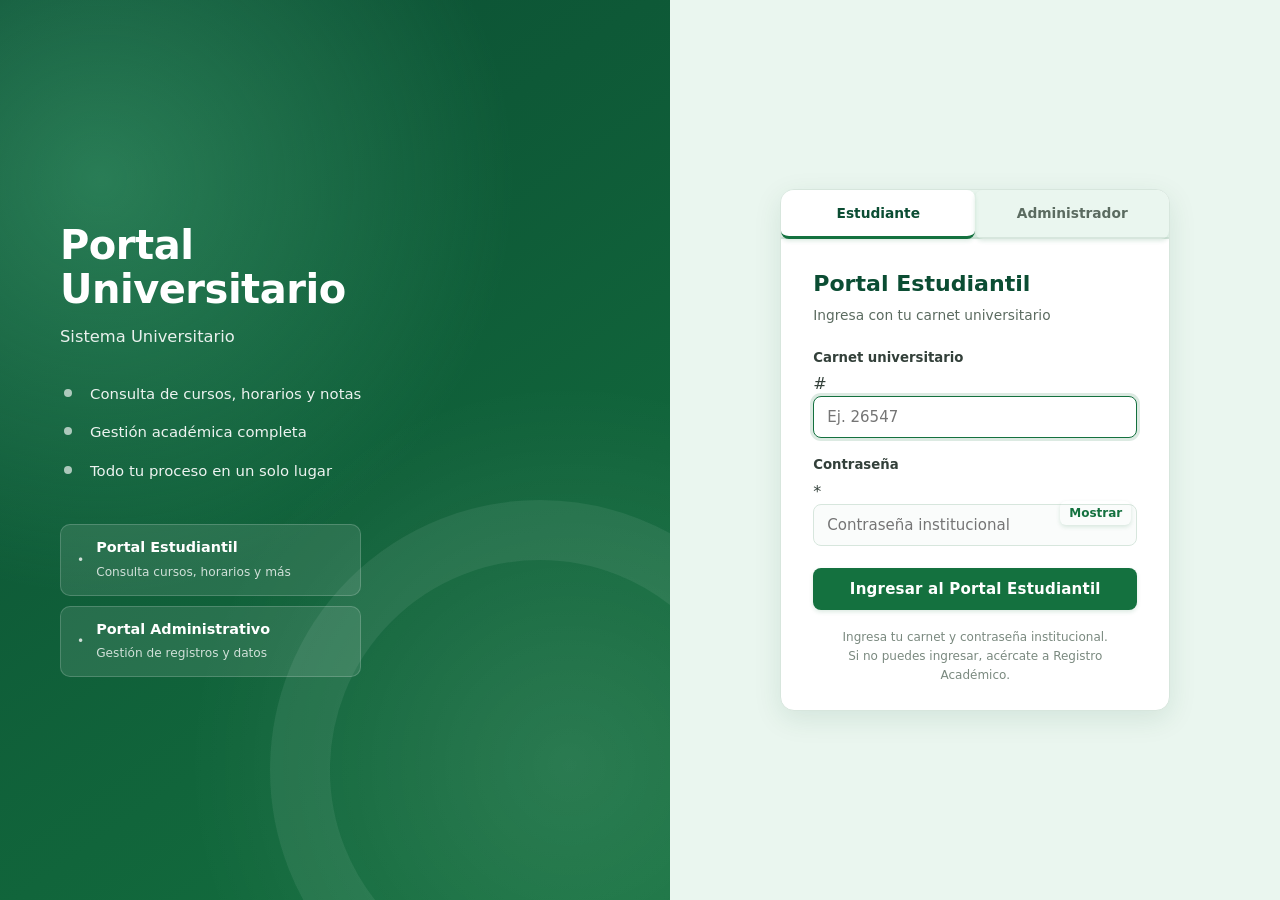
<file: Proyect/src/main/resources/static/login.html>
<!DOCTYPE html>
<html lang="es">
<head>
  <meta charset="UTF-8">
  <meta name="viewport" content="width=device-width, initial-scale=1.0">
  <title>Acceso - Portal Universitario</title>
  <link rel="stylesheet" href="css/style.css">
  <link rel="stylesheet" href="css/login.css">
</head>
<body class="pagina-login">
  <div class="login-layout">

    <!-- =================== PANEL IZQUIERDO (MARCA) =================== -->
    <section class="login-marca">
      <div class="marca-contenido">
        <h1>Portal<br>Universitario</h1>
        <p>Sistema Universitario</p>

        <ul class="marca-lista">
          <li>Consulta de cursos, horarios y notas</li>
          <li>Gestión académica completa</li>
          <li>Todo tu proceso en un solo lugar</li>
        </ul>

        <!-- Indicadores de los dos portales disponibles -->
        <div class="portales-disponibles">
          <div class="portal-badge">
            <span class="portal-badge__icono">•</span>
            <div>
              <strong>Portal Estudiantil</strong>
              <span>Consulta cursos, horarios y más</span>
            </div>
          </div>
          <div class="portal-badge">
            <span class="portal-badge__icono">•</span>
            <div>
              <strong>Portal Administrativo</strong>
              <span>Gestión de registros y datos</span>
            </div>
          </div>
        </div>
      </div>
    </section>

    <!-- =================== PANEL DERECHO (FORMULARIOS) =================== -->
    <section class="login-panel">
      <div class="login-caja">

        <!-- Selector de pestañas -->
        <div class="tab-selector">
          <button class="tab-btn tab-btn--activo" id="tab-estudiante" type="button"
                  onclick="cambiarTab('estudiante')">
            Estudiante
          </button>
          <button class="tab-btn" id="tab-admin" type="button"
                  onclick="cambiarTab('admin')">
            Administrador
          </button>
        </div>

        <!-- ─── FORMULARIO ESTUDIANTIL ─── -->
        <div id="panel-estudiante" class="tab-panel tab-panel--activo">
          <div class="tab-panel__header">
            <h2>Portal Estudiantil</h2>
            <p class="login-sub">Ingresa con tu carnet universitario</p>
          </div>

          <form id="formLoginEstudiante" autocomplete="off">
            <div class="campo">
              <label for="carnetInput">Carnet universitario</label>
              <div style="position:relative;">
                <span class="campo-icono">#</span>
                <input id="carnetInput" name="usuario" required autofocus
                       class="campo-con-icono"
                       placeholder="Ej. 26547"
                       inputmode="numeric">
              </div>
            </div>

            <div class="campo">
              <label for="correoInput">Contraseña</label>
              <div class="campo-clave" style="position:relative;">
                <span class="campo-icono">*</span>
                <input id="correoInput" name="clave" type="password" required
                       class="campo-con-icono"
                       placeholder="Contraseña institucional">
                <button type="button" class="ver-clave" id="verClaveEst">Mostrar</button>
              </div>
            </div>

            <button type="submit" class="login-boton login-boton--estudiante" id="btnEstudiante">
              Ingresar al Portal Estudiantil
            </button>
            <div id="msgEstudiante" class="mensaje"></div>
          </form>

          <p class="login-pie">
            Ingresa tu carnet y contraseña institucional.<br>
            Si no puedes ingresar, acércate a Registro Académico.
          </p>
        </div>

        <!-- ─── FORMULARIO ADMINISTRATIVO ─── -->
        <div id="panel-admin" class="tab-panel">
          <div class="tab-panel__header">
            <h2>Portal Administrativo</h2>
            <p class="login-sub">Acceso para personal autorizado</p>
          </div>

          <form id="formLoginAdmin" autocomplete="off">
            <div class="campo">
              <label for="usuarioAdmin">Usuario administrativo</label>
              <div style="position:relative;">
                <span class="campo-icono">#</span>
                <input id="usuarioAdmin" name="usuario" required
                       class="campo-con-icono"
                       placeholder="Ej. admin">
              </div>
            </div>

            <div class="campo">
              <label for="claveAdmin">Contraseña</label>
              <div class="campo-clave" style="position:relative;">
                <span class="campo-icono">*</span>
                <input id="claveAdmin" name="clave" type="password" required
                       class="campo-con-icono"
                       placeholder="********">
                <button type="button" class="ver-clave" id="verClaveAdmin">Mostrar</button>
              </div>
            </div>

            <button type="submit" class="login-boton login-boton--admin" id="btnAdmin">
              Ingresar al Portal Administrativo
            </button>
            <div id="msgAdmin" class="mensaje"></div>
          </form>

          <p class="login-pie">
            Acceso restringido a personal autorizado.<br>
            Si olvidaste tu contraseña, contacta a Sistemas.
          </p>
        </div>

      </div><!-- /.login-caja -->
    </section>

  </div><!-- /.login-layout -->

  <script src="js/app.js"></script>
  <script>
    /* ── Cambio de pestaña ─────────────────────────────────────── */
    function cambiarTab(tipo) {
      ['estudiante', 'admin'].forEach(t => {
        document.getElementById('tab-' + t).classList.toggle('tab-btn--activo', t === tipo);
        document.getElementById('panel-' + t).classList.toggle('tab-panel--activo', t === tipo);
      });
      // Limpiar mensajes al cambiar pestaña
      ['msgEstudiante', 'msgAdmin'].forEach(id => {
        const el = document.getElementById(id);
        if (el) { el.textContent = ''; el.style.display = 'none'; }
      });
    }

    /* ── Mostrar / Ocultar contraseña ──────────────────────────── */
    function configurarVerClave(btnId, inputId) {
      const btn = document.getElementById(btnId);
      const inp = document.getElementById(inputId);
      if (!btn || !inp) return;
      btn.addEventListener('click', () => {
        const oculta = inp.type === 'password';
        inp.type = oculta ? 'text' : 'password';
        btn.textContent = oculta ? 'Ocultar' : 'Mostrar';
      });
    }
    configurarVerClave('verClaveEst',   'correoInput');
    configurarVerClave('verClaveAdmin', 'claveAdmin');

    /* ── Lógica de login compartida ────────────────────────────── */
    async function hacerLogin(formId, btnId, msgId, textoBoton) {
      const form = document.getElementById(formId);
      const btn  = document.getElementById(btnId);
      const fd   = new FormData(form);

      btn.disabled    = true;
      btn.textContent = 'Entrando...';

      const { ok, data } = await postJSON('/auth/login', {
        usuario: fd.get('usuario'),
        clave:   fd.get('clave')
      });

      if (ok) {
        window.location.href = data.redirect;
      } else {
        mostrarMensaje(msgId, data.mensaje || 'Usuario o contraseña incorrectos.', true);
        btn.disabled    = false;
        btn.textContent = textoBoton;
      }
    }

    /* ── Enlazar formularios ───────────────────────────────────── */
    document.getElementById('formLoginEstudiante').addEventListener('submit', e => {
      e.preventDefault();
      hacerLogin('formLoginEstudiante', 'btnEstudiante', 'msgEstudiante',
                 'Ingresar al Portal Estudiantil');
    });

    document.getElementById('formLoginAdmin').addEventListener('submit', e => {
      e.preventDefault();
      hacerLogin('formLoginAdmin', 'btnAdmin', 'msgAdmin',
                 'Ingresar al Portal Administrativo');
    });
  </script>
</body>
</html>
</file>
<file: Proyect/src/main/resources/static/css/style.css>
:root {
  --verde-oscuro: #0b4d33;
  --verde: #14713f;
  --verde-claro: #4caf7d;
  --verde-fondo: #eaf6ef;
  --blanco: #ffffff;
  --gris-texto: #33403a;
  --gris-borde: #d7e6dd;
  --rojo-error: #b3261e;
}

* { box-sizing: border-box; }

body {
  margin: 0;
  font-family: system-ui, -apple-system, BlinkMacSystemFont, "Segoe UI", Roboto, "Helvetica Neue", Arial, sans-serif;
  -webkit-font-smoothing: antialiased;
  -moz-osx-font-smoothing: grayscale;
  background: var(--verde-fondo);
  color: var(--gris-texto);
  line-height: 1.5;
}

/* ----- Barra superior ----- */
header.topbar {
  background: linear-gradient(90deg, var(--verde-oscuro), var(--verde));
  color: var(--blanco);
  padding: 16px 28px;
  display: flex;
  align-items: center;
  justify-content: space-between;
  box-shadow: 0 2px 8px rgba(0,0,0,0.12);
}

header.topbar h1 {
  font-size: 1.35rem;
  margin: 0;
  font-weight: 700;
  letter-spacing: -0.3px;
}

header.topbar span.subtitulo {
  font-size: 0.82rem;
  opacity: 0.85;
  display: block;
  margin-top: 2px;
}

.usuario-barra {
  display: flex;
  align-items: center;
  gap: 12px;
  font-size: 0.88rem;
  background: rgba(255, 255, 255, 0.14);
  padding: 6px 14px;
  border-radius: 20px;
  backdrop-filter: blur(4px);
}

.usuario-barra span {
  font-weight: 500;
}

.btn-salir {
  background: rgba(255, 255, 255, 0.15);
  border: 1px solid rgba(255, 255, 255, 0.4);
  color: var(--blanco);
  padding: 5px 12px;
  border-radius: 14px;
  font-size: 0.8rem;
  font-weight: 600;
  cursor: pointer;
  transition: all 0.2s ease;
  font-family: inherit;
}

.btn-salir:hover {
  background: var(--blanco);
  color: var(--verde-oscuro);
  border-color: var(--blanco);
}

/* ----- Navegación ----- */
nav.menu {
  background: rgba(255, 255, 255, 0.95);
  backdrop-filter: blur(8px);
  position: sticky;
  top: 0;
  z-index: 100;
  border-bottom: 1px solid var(--gris-borde);
  padding: 0 24px;
  display: flex;
  gap: 6px;
  flex-wrap: wrap;
  box-shadow: 0 2px 6px rgba(0, 0, 0, 0.02);
}

nav.menu a {
  text-decoration: none;
  color: var(--verde-oscuro);
  padding: 13px 16px;
  font-weight: 600;
  font-size: 0.92rem;
  border-bottom: 3px solid transparent;
  border-radius: 6px 6px 0 0;
  transition: color 0.15s ease, background-color 0.15s ease;
}

nav.menu a:hover {
  background: var(--verde-fondo);
  color: var(--verde);
}

nav.menu a.activo {
  border-bottom: 3px solid var(--verde);
  color: var(--verde);
}

/* ----- Contenido ----- */
main {
  max-width: 1100px;
  margin: 28px auto;
  padding: 0 20px 60px;
}

h2.titulo-seccion {
  color: var(--verde-oscuro);
  border-bottom: 2px solid var(--verde-claro);
  padding-bottom: 8px;
  margin-bottom: 20px;
  font-size: 1.5rem;
  font-weight: 700;
}

.tarjeta {
  background: var(--blanco);
  border: 1px solid rgba(11, 77, 51, 0.08);
  border-radius: 12px;
  padding: 24px 28px;
  margin-bottom: 24px;
  box-shadow: 0 1px 3px rgba(11, 77, 51, 0.04), 0 4px 12px rgba(0, 0, 0, 0.02);
}

.tarjeta h3 {
  margin-top: 0;
  color: var(--verde-oscuro);
  font-size: 1.15rem;
  font-weight: 600;
}

/* ----- Formularios ----- */
.form-grid {
  display: grid;
  grid-template-columns: repeat(auto-fit, minmax(180px, 1fr));
  gap: 14px 18px;
  margin-bottom: 16px;
}

label {
  font-size: 0.82rem;
  font-weight: 600;
  color: var(--verde-oscuro);
  display: block;
  margin-bottom: 5px;
}

input, select {
  width: 100%;
  padding: 9px 12px;
  border: 1.5px solid var(--gris-borde);
  border-radius: 8px;
  font-size: 0.92rem;
  background: #fafcfb;
  font-family: inherit;
  transition: border-color 0.15s ease, box-shadow 0.15s ease, background 0.15s ease;
}

input:focus, select:focus {
  outline: none;
  background: var(--blanco);
  border-color: var(--verde);
  box-shadow: 0 0 0 3px rgba(20, 113, 63, 0.12);
}

button {
  background: var(--verde);
  color: var(--blanco);
  border: none;
  padding: 10px 22px;
  border-radius: 8px;
  font-weight: 600;
  cursor: pointer;
  font-size: 0.9rem;
  font-family: inherit;
  transition: background 0.15s ease, transform 0.1s ease, box-shadow 0.15s ease;
  box-shadow: 0 2px 4px rgba(20, 113, 63, 0.15);
}

button:hover {
  background: var(--verde-oscuro);
  box-shadow: 0 4px 8px rgba(11, 77, 51, 0.2);
}

button:active {
  transform: scale(0.98);
}

button.secundario {
  background: var(--blanco);
  color: var(--verde);
  border: 1.5px solid var(--verde);
  box-shadow: none;
}

button.secundario:hover {
  background: var(--verde-fondo);
  border-color: var(--verde-oscuro);
  color: var(--verde-oscuro);
}

button.peligro {
  background: var(--blanco);
  color: var(--rojo-error);
  border: 1px solid var(--rojo-error);
}

button.peligro:hover {
  background: #fdeceb;
}

td button {
  padding: 4px 10px;
  font-size: 0.8rem;
  margin-right: 6px;
}

/* ----- Tablas ----- */
table {
  width: 100%;
  border-collapse: separate;
  border-spacing: 0;
  margin-top: 14px;
  font-size: 0.88rem;
  border: 1px solid var(--gris-borde);
  border-radius: 8px;
  overflow: hidden;
}

th, td {
  text-align: left;
  padding: 11px 14px;
  border-bottom: 1px solid var(--gris-borde);
}

th {
  background: #edf7f1;
  color: var(--verde-oscuro);
  font-weight: 600;
  text-transform: uppercase;
  font-size: 0.76rem;
  letter-spacing: 0.4px;
}

tr:last-child td {
  border-bottom: none;
}

tr:hover td {
  background: #f4faf6;
}

.vacio {
  color: #7a897f;
  font-style: italic;
  padding: 12px 0;
}

/* ----- Mensajes ----- */
.mensaje {
  margin-top: 12px;
  padding: 12px 16px;
  border-radius: 8px;
  font-size: 0.88rem;
  display: none;
}

.mensaje.ok {
  background: #e2f5e9;
  color: var(--verde-oscuro);
  border: 1px solid var(--verde-claro);
  display: block;
}

.mensaje.error {
  background: #fbeceb;
  color: var(--rojo-error);
  border: 1px solid #e3a29d;
  display: block;
}

/* ----- Home ----- */
.grid-tarjetas {
  display: grid;
  grid-template-columns: repeat(auto-fit, minmax(220px, 1fr));
  gap: 18px;
}

.tarjeta-modulo {
  background: var(--blanco);
  border: 1px solid var(--gris-borde);
  border-left: 5px solid var(--verde);
  border-radius: 10px;
  padding: 20px;
  text-decoration: none;
  color: var(--gris-texto);
  display: flex;
  flex-direction: column;
  justify-content: center;
  box-shadow: 0 1px 3px rgba(0, 0, 0, 0.03);
  transition: transform 0.18s ease, box-shadow 0.18s ease, border-left-color 0.18s ease;
}

.tarjeta-modulo:hover {
  transform: translateY(-2px);
  border-left-color: var(--verde-claro);
  box-shadow: 0 6px 16px rgba(11, 77, 51, 0.08);
}

.tarjeta-modulo h3 {
  margin: 0 0 6px;
  color: var(--verde-oscuro);
  font-size: 1.05rem;
}

.tarjeta-modulo p {
  margin: 0;
  font-size: 0.85rem;
  color: #5b6b60;
  line-height: 1.4;
}

.linea {
  border: none;
  border-top: 1px dashed var(--gris-borde);
  margin: 22px 0;
}

.pill {
  display: inline-block;
  background: var(--verde-fondo);
  color: var(--verde-oscuro);
  border-radius: 12px;
  padding: 2px 10px;
  font-size: 0.75rem;
  font-weight: 600;
}
</file>
<file: Proyect/src/main/resources/static/css/login.css>
/* ================================================================
   login.css  –  Página de inicio de sesión (Doble Portal)
   Paleta verde unificada con el portal administrativo existente
   ================================================================ */

/* ── Cuerpo ─────────────────────────────────────────────────────── */
body.pagina-login {
  min-height: 100vh;
  margin: 0;
  background: var(--blanco);
}

.login-layout {
  display: grid;
  grid-template-columns: 1.1fr 1fr;
  min-height: 100vh;
}

/* ── Panel izquierdo ─────────────────────────────────────────────── */
.login-marca {
  position: relative;
  display: flex;
  align-items: center;
  padding: 60px;
  color: var(--blanco);
  background:
    radial-gradient(circle at 15% 20%, rgba(76, 175, 125, 0.45), transparent 45%),
    radial-gradient(circle at 85% 85%, rgba(255, 255, 255, 0.10), transparent 40%),
    linear-gradient(145deg, var(--verde-oscuro), var(--verde));
  overflow: hidden;
}

.login-marca::after {
  content: "";
  position: absolute;
  width: 420px;
  height: 420px;
  right: -140px;
  bottom: -140px;
  border: 60px solid rgba(255, 255, 255, 0.07);
  border-radius: 50%;
}

.marca-contenido { position: relative; z-index: 1; max-width: 440px; }

.marca-logo {
  width: 56px;
  height: 56px;
  border-radius: 14px;
  background: var(--blanco);
  color: var(--verde-oscuro);
  font-size: 1.8rem;
  font-weight: 800;
  display: flex;
  align-items: center;
  justify-content: center;
  margin-bottom: 28px;
  box-shadow: 0 6px 18px rgba(0, 0, 0, 0.25);
}

.login-marca h1 {
  font-size: 2.5rem;
  line-height: 1.1;
  margin: 0 0 14px;
  letter-spacing: -0.5px;
}

.login-marca > .marca-contenido > p {
  font-size: 1.02rem;
  opacity: 0.9;
  margin: 0 0 26px;
}

.marca-lista { list-style: none; margin: 0 0 34px; padding: 0; }

.marca-lista li {
  padding: 8px 0 8px 30px;
  position: relative;
  font-size: 0.93rem;
  opacity: 0.92;
}

.marca-lista li::before {
  content: "";
  position: absolute;
  left: 4px;
  top: 14px;
  width: 8px;
  height: 8px;
  border-radius: 50%;
  background: rgba(255, 255, 255, 0.7);
}

/* ── Badges de portales (panel izquierdo) ────────────────────────── */
.portales-disponibles {
  display: flex;
  flex-direction: column;
  gap: 10px;
}

.portal-badge {
  display: flex;
  align-items: center;
  gap: 12px;
  padding: 12px 16px;
  border-radius: 10px;
  border: 1px solid rgba(255, 255, 255, 0.18);
  background: rgba(255, 255, 255, 0.10);
}

.portal-badge strong {
  display: block;
  font-size: 0.90rem;
  font-weight: 700;
}

.portal-badge span {
  font-size: 0.76rem;
  opacity: 0.78;
}

/* ── Panel derecho ───────────────────────────────────────────────── */
.login-panel {
  display: flex;
  align-items: center;
  justify-content: center;
  padding: 40px 22px;
  background: var(--verde-fondo);
}

/* ── Caja de login con pestañas ──────────────────────────────────── */
.login-caja {
  width: 100%;
  max-width: 390px;
  background: var(--blanco);
  border-radius: 14px;
  border: 1px solid var(--gris-borde);
  box-shadow: 0 8px 28px rgba(11, 77, 51, 0.10);
  overflow: hidden;
}

/* ── Selector de pestañas ────────────────────────────────────────── */
.tab-selector {
  display: grid;
  grid-template-columns: 1fr 1fr;
  background: var(--verde-fondo);
  border-bottom: 2px solid var(--gris-borde);
}

.tab-btn {
  display: flex;
  align-items: center;
  justify-content: center;
  gap: 6px;
  padding: 15px 10px;
  font-size: 0.86rem;
  font-weight: 600;
  background: transparent;
  border: none;
  border-bottom: 3px solid transparent;
  cursor: pointer;
  color: #5b6b60;
  transition: all 0.18s ease;
  margin-bottom: -2px;
  font-family: inherit;
}

.tab-btn:hover {
  background: rgba(255, 255, 255, 0.55);
  color: var(--verde-oscuro);
}

.tab-btn--activo {
  background: var(--blanco);
  color: var(--verde-oscuro);
  border-bottom-color: var(--verde);
  font-weight: 700;
}

/* ── Paneles de contenido ────────────────────────────────────────── */
.tab-panel {
  display: none;
  padding: 28px 32px 26px;
}

.tab-panel--activo { display: block; }

.tab-panel__header { margin-bottom: 22px; }

.tab-panel__header h2 {
  margin: 0;
  font-size: 1.38rem;
  color: var(--verde-oscuro);
  font-weight: 700;
}

.login-sub {
  margin: 5px 0 0;
  color: #5b6b60;
  font-size: 0.86rem;
}

/* ── Campos ──────────────────────────────────────────────────────── */
.campo { margin-bottom: 17px; }

.campo label {
  display: block;
  font-size: 0.83rem;
  font-weight: 600;
  color: var(--gris-texto);
  margin-bottom: 5px;
}

.campo-con-icono {
  width: 100%;
  padding: 11px 13px !important;
  font-size: 0.94rem;
  border: 1px solid var(--gris-borde);
  border-radius: 8px;
  transition: border-color .15s, box-shadow .15s;
  outline: none;
  box-sizing: border-box;
  font-family: inherit;
}

.campo-con-icono:focus {
  border-color: var(--verde);
  box-shadow: 0 0 0 3px rgba(20, 113, 63, 0.15);
}

.campo-clave { position: relative; }
.campo-clave input { padding-right: 80px !important; }

.ver-clave {
  position: absolute;
  right: 6px;
  top: 50%;
  transform: translateY(-50%);
  background: transparent;
  color: var(--verde);
  padding: 5px 9px;
  font-size: 0.75rem;
  border: none;
  cursor: pointer;
  border-radius: 6px;
  font-family: inherit;
  font-weight: 600;
}

.ver-clave:hover { background: var(--verde-fondo); }

/* ── Botones de ingreso ──────────────────────────────────────────── */
.login-boton {
  width: 100%;
  padding: 12px;
  font-size: 0.94rem;
  font-weight: 700;
  border-radius: 8px;
  margin-top: 5px;
  border: none;
  cursor: pointer;
  transition: transform .1s, box-shadow .15s, background .15s;
  font-family: inherit;
  letter-spacing: 0.2px;
}

.login-boton:active { transform: translateY(1px); }
.login-boton:disabled { opacity: .65; cursor: wait; }

/* Botón Estudiantil 
.login-boton--estudiante {
  background: linear-gradient(135deg, var(--verde), var(--verde-claro));
  color: var(--blanco);
  box-shadow: 0 4px 12px rgba(20, 113, 63, 0.30);
}

.login-boton--estudiante:hover:not(:disabled) {
  background: linear-gradient(135deg, #0e5e34, var(--verde));
  box-shadow: 0 6px 16px rgba(20, 113, 63, 0.40);
}

/* Botón Administrativo 
.login-boton--admin {
  background: linear-gradient(135deg, var(--verde-oscuro), var(--verde));
  color: var(--blanco);
  box-shadow: 0 4px 12px rgba(11, 77, 51, 0.30);
}

.login-boton--admin:hover:not(:disabled) {
  box-shadow: 0 6px 16px rgba(11, 77, 51, 0.42);
}

/* ── Mensaje de error / éxito ────────────────────────────────────── */
.mensaje {
  margin-top: 12px;
  font-size: 0.85rem;
  padding: 9px 12px;
  border-radius: 7px;
  display: none;
}

.mensaje.error {
  background: #fdf0f0;
  color: var(--rojo-error);
  border: 1px solid #f5c6cb;
}

.mensaje.ok {
  background: #edf7f1;
  color: var(--verde-oscuro);
  border: 1px solid var(--gris-borde);
}

/* ── Pie de la caja ─────────────────────────────────────────────── */
.login-pie {
  margin: 18px 0 0;
  text-align: center;
  font-size: 0.75rem;
  color: #7a897f;
  line-height: 1.55;
}

/* ── Elementos usados por auth.js (páginas internas) ────────────── */
.btn-salir {
  background: transparent;
  border: 1px solid rgba(255, 255, 255, 0.7);
  padding: 6px 14px;
  font-size: 0.82rem;
  cursor: pointer;
  border-radius: 6px;
  color: var(--blanco);
  font-family: inherit;
}

.btn-salir:hover { background: rgba(255, 255, 255, 0.15); }

.usuario-barra {
  display: flex;
  align-items: center;
  gap: 12px;
  font-size: 0.85rem;
}

/* ── Responsive ─────────────────────────────────────────────────── */
@media (max-width: 820px) {
  .login-layout { grid-template-columns: 1fr; }
  .login-marca { display: none; }
  .login-panel {
    background: linear-gradient(145deg, var(--verde-oscuro), var(--verde));
    padding: 28px 14px;
  }
  .tab-panel { padding: 24px 22px 22px; }
}
</file>
